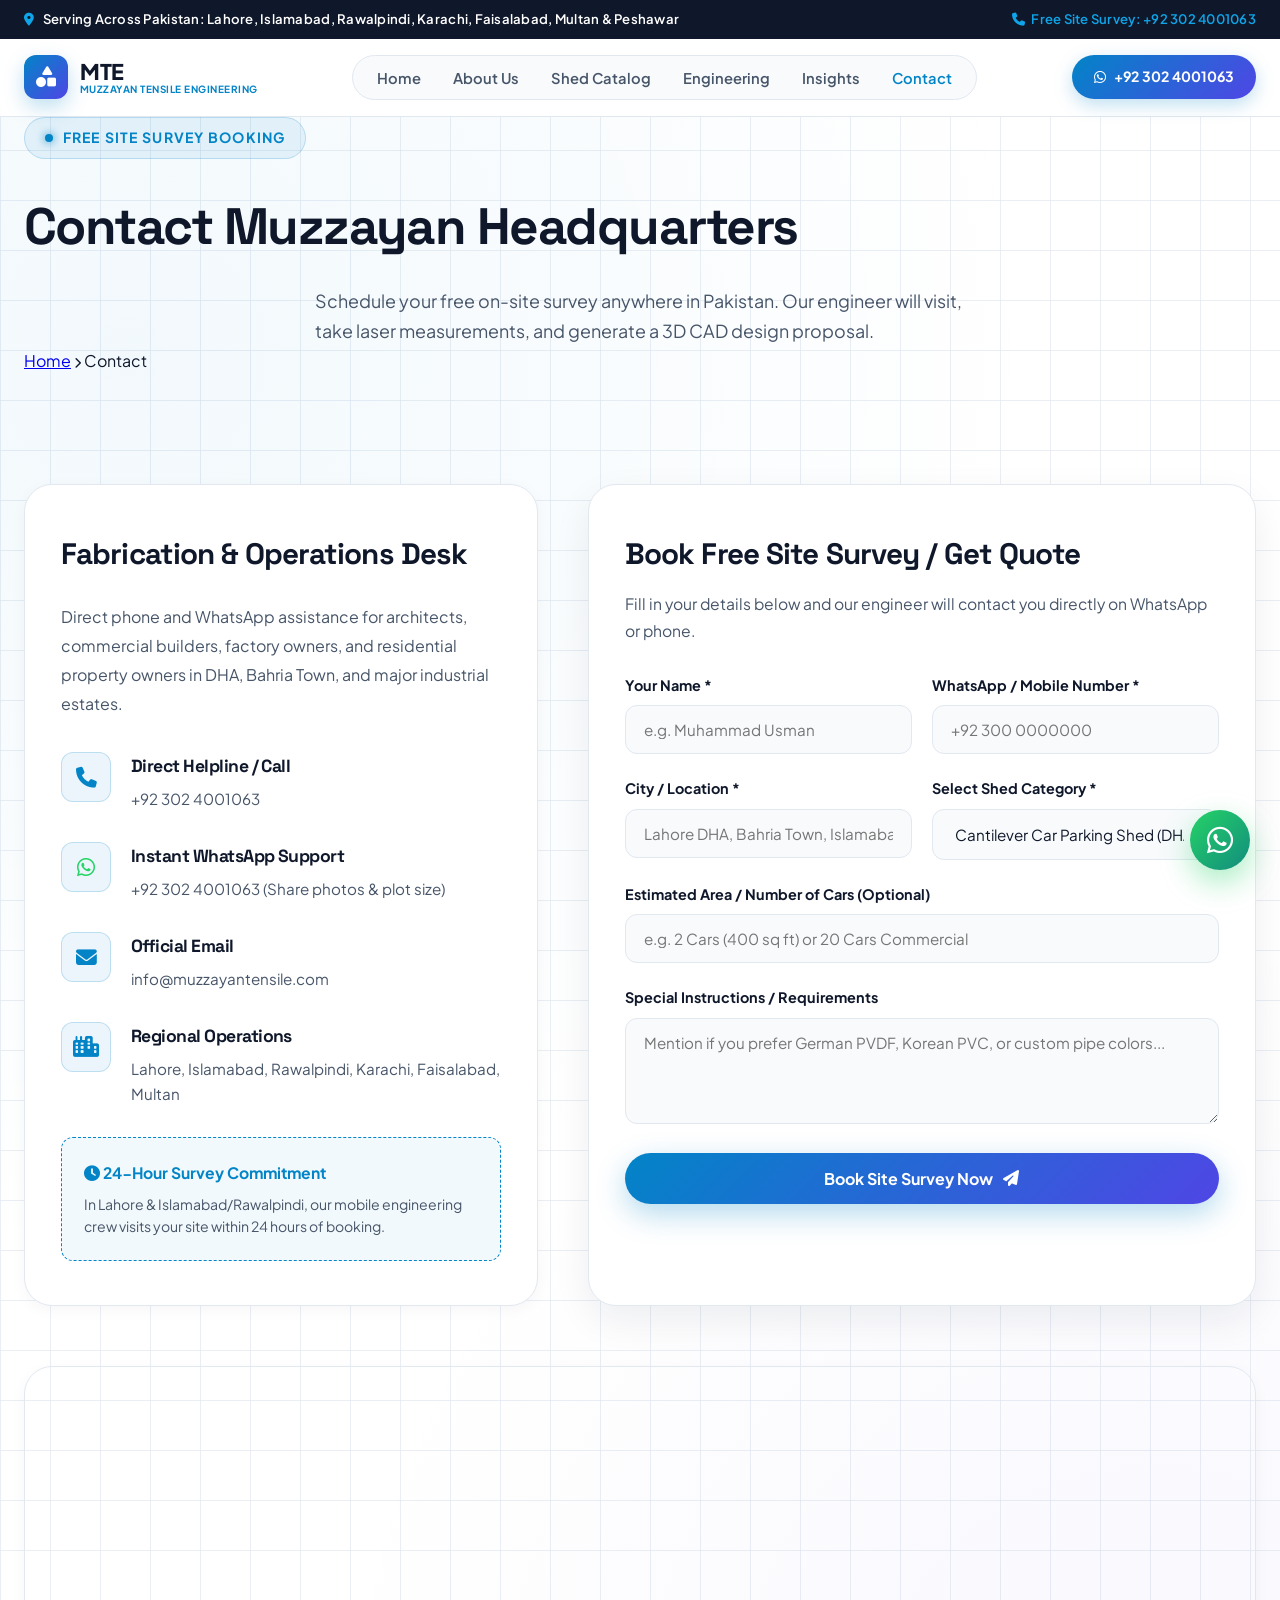
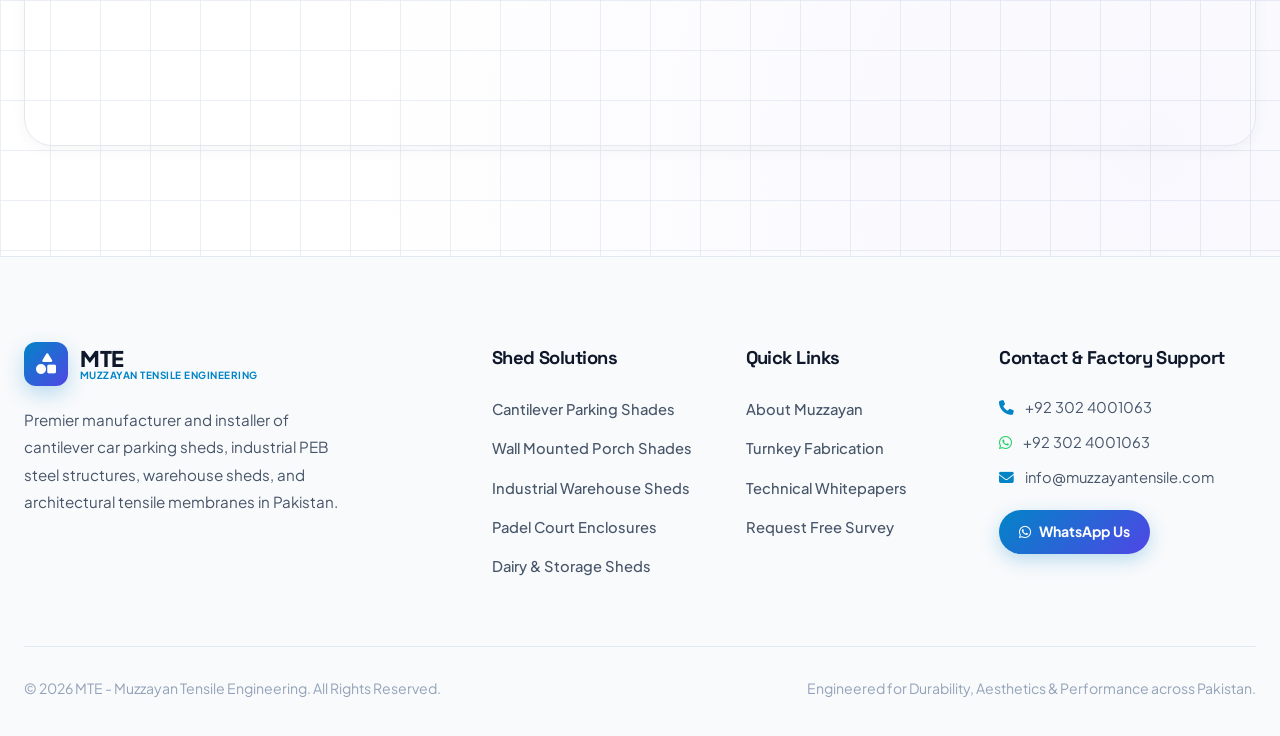
<file: contact.html>
<!DOCTYPE html>
<html lang="en">
<head>
  <meta charset="UTF-8" />
  <meta name="viewport" content="width=device-width, initial-scale=1.0" />
  <title>Contact & Free Site Survey | MTE - Muzzayan Tensile Engineering</title>
  <link rel="preconnect" href="https://fonts.googleapis.com">
  <link rel="preconnect" href="https://fonts.gstatic.com" crossorigin>
  <link href="https://fonts.googleapis.com/css2?family=Plus+Jakarta+Sans:wght@300;400;500;600;700;800&family=Space+Grotesk:wght@500;600;700&display=swap" rel="stylesheet">
  <link rel="stylesheet" href="https://cdnjs.cloudflare.com/ajax/libs/font-awesome/6.4.0/css/all.min.css">
  <link rel="stylesheet" href="css/styles.css">
  <style>
    .contact-layout-grid {
      display: grid;
      grid-template-columns: 1fr 1.3fr;
      gap: 50px;
    }

    .contact-info-panel {
      background: var(--bg-surface);
      border: 1px solid var(--border-card);
      border-radius: var(--radius-lg);
      padding: 44px 36px;
      display: flex;
      flex-direction: column;
      box-shadow: var(--shadow-sm);
    }

    .contact-entry {
      display: flex;
      gap: 20px;
      margin-bottom: 30px;
    }

    .contact-entry-icon {
      width: 50px;
      height: 50px;
      border-radius: var(--radius-sm);
      background: rgba(2, 132, 199, 0.08);
      border: 1px solid rgba(2, 132, 199, 0.2);
      display: flex;
      align-items: center;
      justify-content: center;
      color: var(--accent-cyan);
      font-size: 1.3rem;
      flex-shrink: 0;
    }

    .form-box {
      background: var(--bg-surface);
      border: 1px solid var(--border-subtle);
      border-radius: var(--radius-lg);
      padding: 44px 36px;
      box-shadow: var(--shadow-md);
    }

    .form-group-row {
      display: grid;
      grid-template-columns: 1fr 1fr;
      gap: 20px;
    }

    .form-field {
      margin-bottom: 22px;
    }

    .form-field label {
      display: block;
      font-size: 0.9rem;
      font-weight: 700;
      margin-bottom: 8px;
      color: var(--text-primary);
    }

    .form-field input, .form-field select, .form-field textarea {
      width: 100%;
      background: #F8FAFC;
      border: 1.5px solid var(--border-subtle);
      border-radius: var(--radius-sm);
      padding: 14px 18px;
      color: var(--text-primary);
      font-size: 0.95rem;
      outline: none;
      transition: var(--transition);
    }

    .form-field input:focus, .form-field select:focus, .form-field textarea:focus {
      border-color: var(--accent-cyan);
      box-shadow: 0 0 15px rgba(2, 132, 199, 0.15);
      background: #FFFFFF;
    }

    .map-embed-frame {
      border-radius: var(--radius-lg);
      overflow: hidden;
      border: 1px solid var(--border-subtle);
      height: 380px;
      margin-top: 60px;
      box-shadow: var(--shadow-sm);
    }

    @media (max-width: 992px) {
      .contact-layout-grid, .form-group-row {
        grid-template-columns: 1fr;
      }
    }
  </style>
</head>
<body class="blueprint-mesh">

  <!-- Top Announcement Bar -->
  <div class="top-announcement">
    <div class="container">
      <div>
        <i class="fa-solid fa-location-dot" style="color: var(--accent-sky); margin-right: 6px;"></i>
        Serving Across Pakistan: Lahore, Islamabad, Rawalpindi, Karachi, Faisalabad, Multan & Peshawar
      </div>
      <div>
        <a href="tel:+923024001063"><i class="fa-solid fa-phone"></i> Free Site Survey: +92 302 4001063</a>
      </div>
    </div>
  </div>

  <!-- Header -->
  <header>
    <div class="container nav-wrapper">
      <a href="index.html" class="brand-logo">
        <div class="brand-badge"><i class="fa-solid fa-shapes"></i></div>
        <div class="brand-text">
          <div class="brand-name">MTE</div>
          <div class="brand-subtitle">Muzzayan Tensile Engineering</div>
        </div>
      </a>

      <ul class="nav-links">
        <li><a href="index.html">Home</a></li>
        <li><a href="about.html">About Us</a></li>
        <li><a href="products.html">Shed Catalog</a></li>
        <li><a href="services.html">Engineering</a></li>
        <li><a href="blog.html">Insights</a></li>
        <li><a href="contact.html" class="active">Contact</a></li>
      </ul>

      <div class="nav-action-btns">
        <a href="https://wa.me/923024001063?text=Hello%20Muzzayan%20Tensile%2C%20I%20want%20to%20book%20a%20site%20survey" class="btn-call-direct" target="_blank">
          <i class="fa-brands fa-whatsapp"></i> +92 302 4001063
        </a>
      </div>

      <button class="hamburger-btn" aria-label="Open Navigation">
        <i class="fa-solid fa-bars-staggered"></i>
      </button>
    </div>
  </header>

  <!-- Mobile Drawer -->
  <div class="backdrop-overlay"></div>
  <aside class="mobile-nav">
    <div class="mobile-nav-header">
      <div class="brand-logo">
        <div class="brand-badge"><i class="fa-solid fa-shapes"></i></div>
        <div class="brand-text">
          <div class="brand-name">MTE</div>
          <div class="brand-subtitle">Muzzayan Tensile Engineering</div>
        </div>
      </div>
      <button class="mobile-close-btn"><i class="fa-solid fa-xmark"></i></button>
    </div>
    <ul class="mobile-nav-links">
      <li><a href="index.html">Home</a></li>
      <li><a href="about.html">About Us</a></li>
      <li><a href="products.html">Shed Catalog</a></li>
      <li><a href="services.html">Engineering Services</a></li>
      <li><a href="blog.html">Insights & Articles</a></li>
      <li><a href="contact.html" class="active">Contact Us</a></li>
    </ul>
    <div style="margin-top: auto; padding-top: 24px;">
      <a href="tel:+923024001063" class="btn-primary" style="width: 100%;">
        <i class="fa-solid fa-phone"></i> Call +92 302 4001063
      </a>
    </div>
  </aside>

  <!-- Page Hero -->
  <section class="page-hero">
    <div class="page-hero-glow"></div>
    <div class="container">
      <span class="badge-tag"><span class="pulse-dot"></span> Free Site Survey Booking</span>
      <h1 style="font-size: 3.2rem; margin-bottom: 16px;">Contact Muzzayan Headquarters</h1>
      <p style="color: var(--text-muted); max-width: 650px; margin: 0 auto; font-size: 1.12rem;">
        Schedule your free on-site survey anywhere in Pakistan. Our engineer will visit, take laser measurements, and generate a 3D CAD design proposal.
      </p>
      <div class="breadcrumbs">
        <a href="index.html">Home</a> <i class="fa-solid fa-chevron-right" style="font-size: 0.7rem;"></i> <span>Contact</span>
      </div>
    </div>
  </section>

  <!-- Contact Grid Section -->
  <section class="section-padding">
    <div class="container">
      
      <div class="contact-layout-grid">
        
        <!-- Info Panel -->
        <div class="contact-info-panel">
          <h2 style="font-size: 1.85rem; margin-bottom: 24px;">Fabrication & Operations Desk</h2>
          <p style="color: var(--text-muted); font-size: 1rem; margin-bottom: 34px; line-height: 1.8;">
            Direct phone and WhatsApp assistance for architects, commercial builders, factory owners, and residential property owners in DHA, Bahria Town, and major industrial estates.
          </p>

          <div class="contact-entry">
            <div class="contact-entry-icon"><i class="fa-solid fa-phone"></i></div>
            <div>
              <h4 style="font-size: 1.1rem; margin-bottom: 4px;">Direct Helpline / Call</h4>
              <p style="color: var(--text-muted); font-size: 0.95rem;">
                +92 302 4001063
              </p>
            </div>
          </div>

          <div class="contact-entry">
            <div class="contact-entry-icon"><i class="fa-brands fa-whatsapp" style="color: #25D366;"></i></div>
            <div>
              <h4 style="font-size: 1.1rem; margin-bottom: 4px;">Instant WhatsApp Support</h4>
              <p style="color: var(--text-muted); font-size: 0.95rem;">
                +92 302 4001063 (Share photos & plot size)
              </p>
            </div>
          </div>

          <div class="contact-entry">
            <div class="contact-entry-icon"><i class="fa-solid fa-envelope"></i></div>
            <div>
              <h4 style="font-size: 1.1rem; margin-bottom: 4px;">Official Email</h4>
              <p style="color: var(--text-muted); font-size: 0.95rem;">
                info@muzzayantensile.com
              </p>
            </div>
          </div>

          <div class="contact-entry">
            <div class="contact-entry-icon"><i class="fa-solid fa-city"></i></div>
            <div>
              <h4 style="font-size: 1.1rem; margin-bottom: 4px;">Regional Operations</h4>
              <p style="color: var(--text-muted); font-size: 0.95rem;">
                Lahore, Islamabad, Rawalpindi, Karachi, Faisalabad, Multan
              </p>
            </div>
          </div>

          <div style="margin-top: auto; padding: 22px; background: rgba(2, 132, 199, 0.05); border-radius: var(--radius-sm); border: 1.5px dashed var(--accent-cyan);">
            <div style="font-weight: 700; color: var(--accent-cyan); font-size: 0.98rem; margin-bottom: 6px;">
              <i class="fa-solid fa-clock"></i> 24-Hour Survey Commitment
            </div>
            <p style="color: var(--text-muted); font-size: 0.88rem; margin: 0; line-height: 1.6;">
              In Lahore & Islamabad/Rawalpindi, our mobile engineering crew visits your site within 24 hours of booking.
            </p>
          </div>
        </div>

        <!-- Form Panel -->
        <div class="form-box">
          <h2 style="font-size: 1.85rem; margin-bottom: 12px;">Book Free Site Survey / Get Quote</h2>
          <p style="color: var(--text-muted); font-size: 0.98rem; margin-bottom: 28px;">
            Fill in your details below and our engineer will contact you directly on WhatsApp or phone.
          </p>

          <form id="contactForm" onsubmit="handleFormSubmit(event)">
            <div class="form-group-row">
              <div class="form-field">
                <label>Your Name *</label>
                <input type="text" id="clientName" placeholder="e.g. Muhammad Usman" required>
              </div>
              <div class="form-field">
                <label>WhatsApp / Mobile Number *</label>
                <input type="tel" id="clientPhone" placeholder="+92 300 0000000" required>
              </div>
            </div>

            <div class="form-group-row">
              <div class="form-field">
                <label>City / Location *</label>
                <input type="text" id="clientLocation" placeholder="Lahore DHA, Bahria Town, Islamabad, etc." required>
              </div>
              <div class="form-field">
                <label>Select Shed Category *</label>
                <select id="clientType" required>
                  <option value="Cantilever Car Parking Shed">Cantilever Car Parking Shed (DHA / Bahria)</option>
                  <option value="Wall Mounted / Porch Car Shade">Wall Mounted / Porch Car Shade</option>
                  <option value="Industrial Factory / Warehouse Shed">Industrial Factory / Warehouse Steel Shed</option>
                  <option value="Padel Court Enclosure">Padel Court High-Tensile Enclosure</option>
                  <option value="Conical Inverted Umbrella Shed">Conical Inverted Umbrella Shed</option>
                  <option value="Dairy Farm / Agricultural Shed">Dairy Farm / Storage Shed</option>
                </select>
              </div>
            </div>

            <div class="form-field">
              <label>Estimated Area / Number of Cars (Optional)</label>
              <input type="text" id="clientArea" placeholder="e.g. 2 Cars (400 sq ft) or 20 Cars Commercial">
            </div>

            <div class="form-field">
              <label>Special Instructions / Requirements</label>
              <textarea id="clientMsg" rows="4" placeholder="Mention if you prefer German PVDF, Korean PVC, or custom pipe colors..."></textarea>
            </div>

            <button type="submit" class="btn-primary" style="width: 100%; justify-content: center;">
              Book Site Survey Now <i class="fa-solid fa-paper-plane"></i>
            </button>
          </form>
        </div>

      </div>

      <!-- Live Location Map Frame (Lahore / PK) -->
      <div class="map-embed-frame">
        <iframe 
          src="https://www.google.com/maps/embed?pb=!1m18!1m12!1m3!1d217759.99380853705!2d74.19430588691884!3d31.482940342981546!2m3!1f0!2f0!3f0!3m2!1i1024!2i768!4f13.1!3m3!1m2!1s0x39190483e58107d9%3A0xc23abe6ccc7e2462!2sLahore%2C%20Punjab%2C%20Pakistan!5e0!3m2!1sen!2s!4v1655000000000!5m2!1sen!2s" 
          width="100%" 
          height="100%" 
          style="border:0;" 
          allowfullscreen="" 
          loading="lazy">
        </iframe>
      </div>

    </div>
  </section>

  <!-- Footer -->
  <footer>
    <div class="container">
      <div class="footer-main-grid">
        <div class="footer-col">
          <a href="index.html" class="brand-logo" style="margin-bottom: 20px;">
            <div class="brand-badge"><i class="fa-solid fa-shapes"></i></div>
            <div class="brand-text">
              <div class="brand-name">MTE</div>
              <div class="brand-subtitle">Muzzayan Tensile Engineering</div>
            </div>
          </a>
          <p style="color: var(--text-muted); font-size: 0.95rem; max-width: 330px; line-height: 1.8;">
            Premier manufacturer and installer of cantilever car parking sheds, industrial PEB steel structures, warehouse sheds, and architectural tensile membranes in Pakistan.
          </p>
        </div>

        <div class="footer-col">
          <h4>Shed Solutions</h4>
          <ul class="footer-nav-list">
            <li><a href="products.html">Cantilever Parking Shades</a></li>
            <li><a href="products.html">Wall Mounted Porch Shades</a></li>
            <li><a href="products.html">Industrial Warehouse Sheds</a></li>
            <li><a href="products.html">Padel Court Enclosures</a></li>
            <li><a href="products.html">Dairy & Storage Sheds</a></li>
          </ul>
        </div>

        <div class="footer-col">
          <h4>Quick Links</h4>
          <ul class="footer-nav-list">
            <li><a href="about.html">About Muzzayan</a></li>
            <li><a href="services.html">Turnkey Fabrication</a></li>
            <li><a href="blog.html">Technical Whitepapers</a></li>
            <li><a href="contact.html">Request Free Survey</a></li>
          </ul>
        </div>

        <div class="footer-col">
          <h4>Contact & Factory Support</h4>
          <p style="color: var(--text-muted); font-size: 0.92rem; margin-bottom: 10px;">
            <i class="fa-solid fa-phone" style="color: var(--accent-cyan); margin-right: 8px;"></i> +92 302 4001063
          </p>
          <p style="color: var(--text-muted); font-size: 0.92rem; margin-bottom: 10px;">
            <i class="fa-brands fa-whatsapp" style="color: #25D366; margin-right: 8px;"></i> +92 302 4001063
          </p>
          <p style="color: var(--text-muted); font-size: 0.92rem; margin-bottom: 20px;">
            <i class="fa-solid fa-envelope" style="color: var(--accent-cyan); margin-right: 8px;"></i> info@muzzayantensile.com
          </p>
          <a href="https://wa.me/923024001063?text=Hello%20Muzzayan%20Tensile%2C%20I%20want%20a%20site%20survey" class="btn-call-direct" target="_blank" style="padding: 10px 20px;">
            <i class="fa-brands fa-whatsapp"></i> WhatsApp Us
          </a>
        </div>
      </div>

      <div class="footer-bottom-bar">
        <div>&copy; 2026 MTE - Muzzayan Tensile Engineering. All Rights Reserved.</div>
        <div>Engineered for Durability, Aesthetics & Performance across Pakistan.</div>
      </div>
    </div>
  </footer>

  <a href="https://wa.me/923024001063?text=Hello%20Muzzayan%20Tensile%20Team" class="whatsapp-widget" target="_blank" title="Chat on WhatsApp">
    <i class="fa-brands fa-whatsapp"></i>
  </a>

  <script src="js/main.js"></script>
  <script>
    function handleFormSubmit(e) {
      e.preventDefault();
      const name = document.getElementById('clientName').value;
      const type = document.getElementById('clientType').value;
      const phone = document.getElementById('clientPhone').value;
      
      showNotification(`Shukriya ${name}! Aapki "${type}" survey booking darj ho chuki hai. Hamari team +92 302 4001063 se jald rabta karegi.`);
      document.getElementById('contactForm').reset();
    }
  </script>
</body>
</html>
</file>
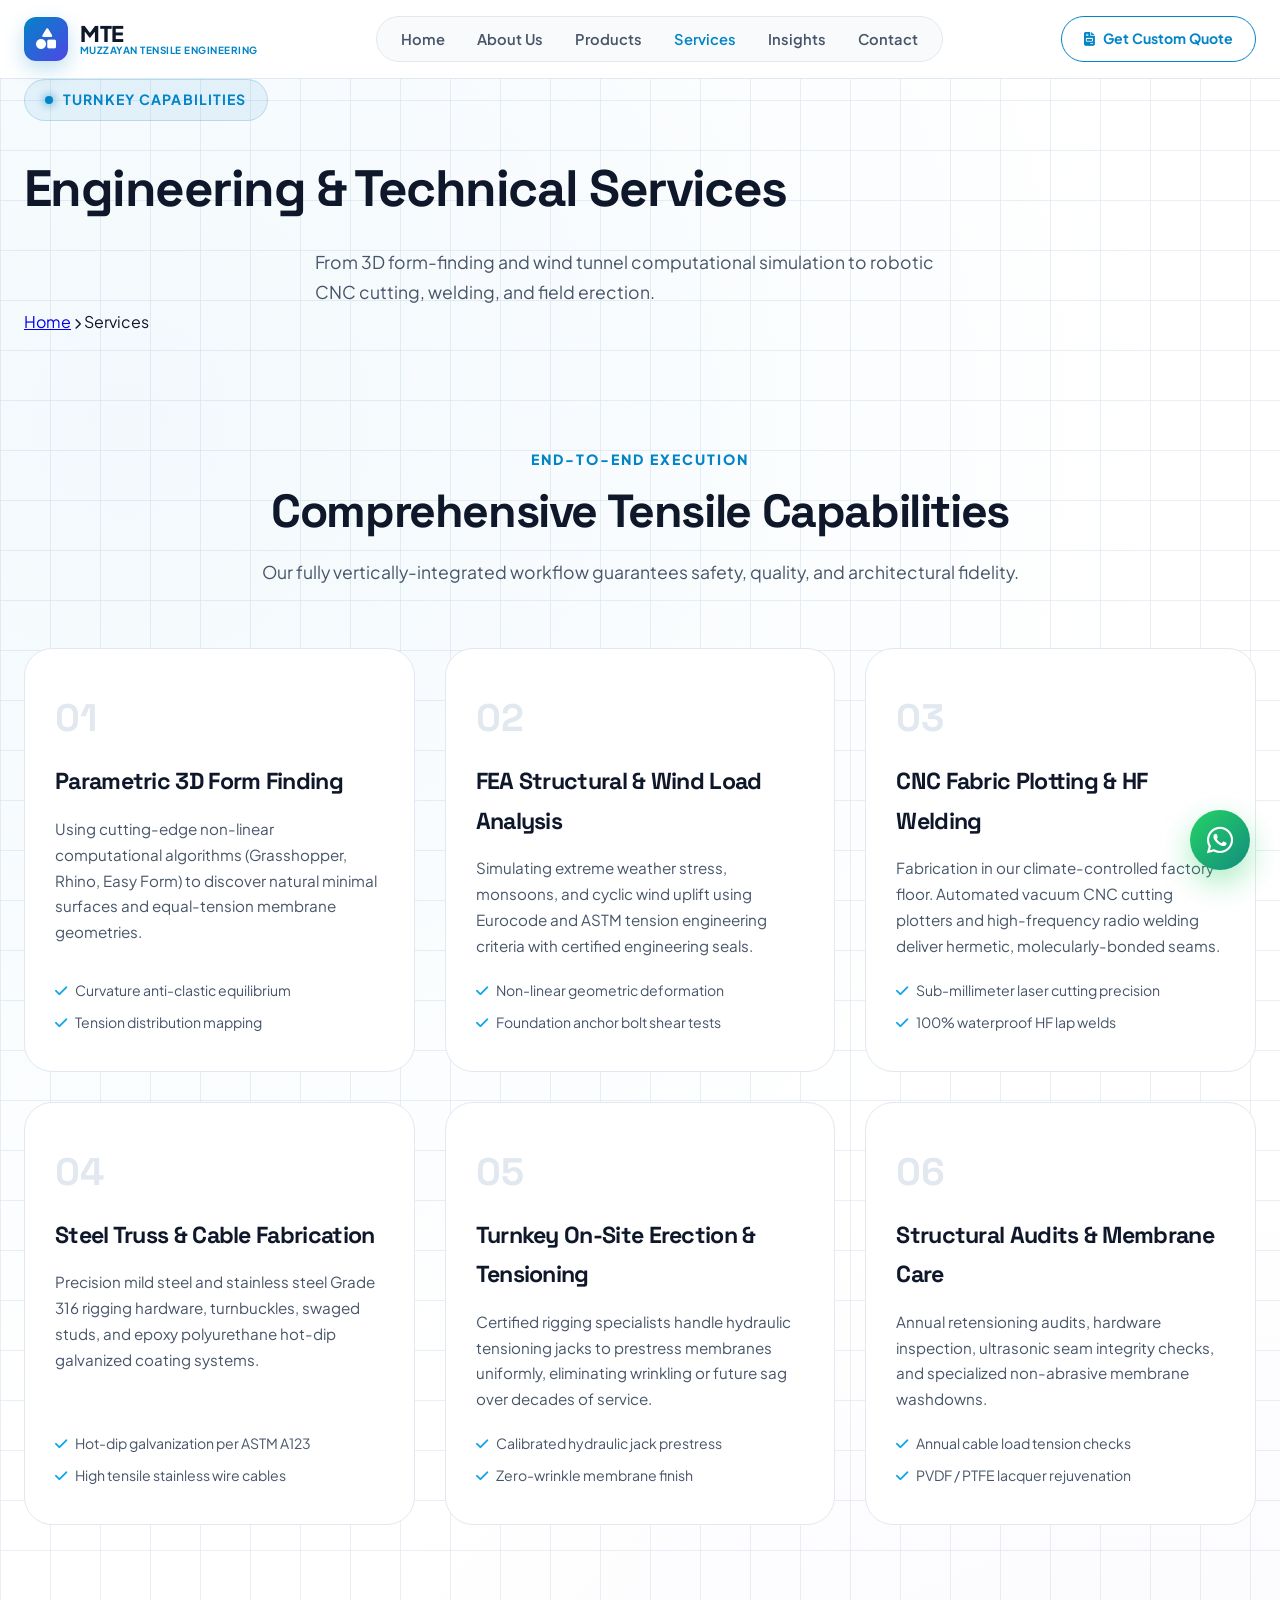
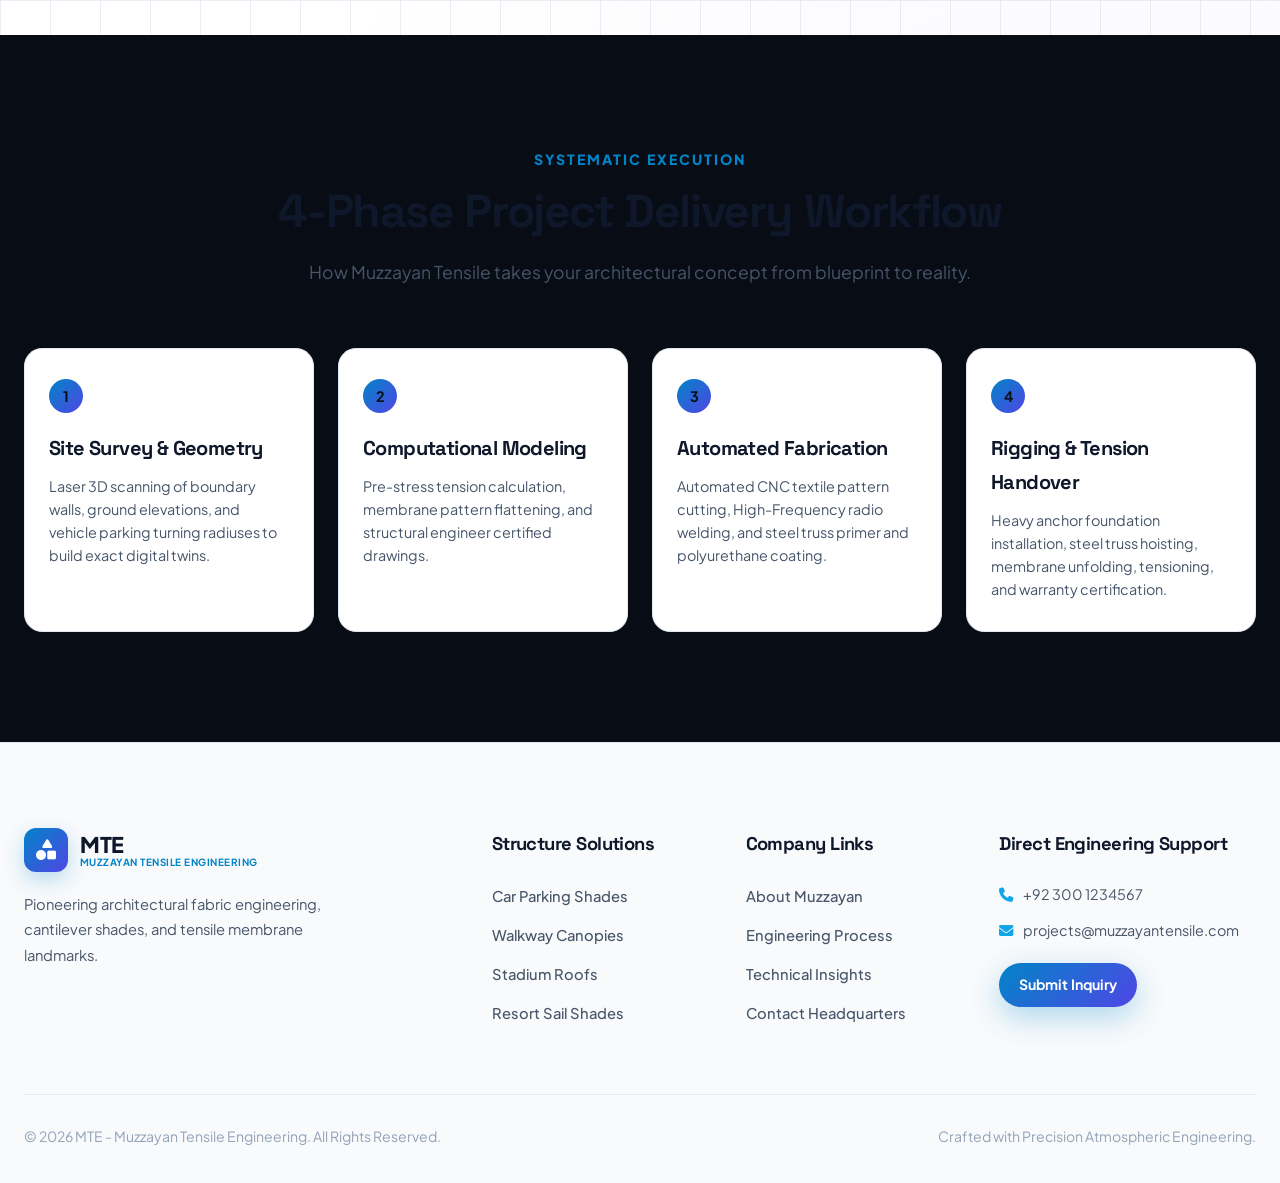
<file: services.html>
<!DOCTYPE html>
<html lang="en">
<head>
  <meta charset="UTF-8" />
  <meta name="viewport" content="width=device-width, initial-scale=1.0" />
  <title>Services & Solutions | MTE - Muzzayan Tensile Engineering</title>
  <link rel="preconnect" href="https://fonts.googleapis.com">
  <link rel="preconnect" href="https://fonts.gstatic.com" crossorigin>
  <link href="https://fonts.googleapis.com/css2?family=Plus+Jakarta+Sans:wght@300;400;500;600;700;800&family=Space+Grotesk:wght@500;600;700&display=swap" rel="stylesheet">
  <link rel="stylesheet" href="https://cdnjs.cloudflare.com/ajax/libs/font-awesome/6.4.0/css/all.min.css">
  <link rel="stylesheet" href="css/styles.css">
  <style>
    .services-main-grid {
      display: grid;
      grid-template-columns: repeat(3, 1fr);
      gap: 30px;
    }

    .service-tech-card {
      background: var(--bg-surface);
      border: 1px solid var(--border-card);
      border-radius: var(--radius-lg);
      padding: 36px 30px;
      transition: var(--transition);
      display: flex;
      flex-direction: column;
    }

    .service-tech-card:hover {
      border-color: var(--border-glow);
      transform: translateY(-8px);
      box-shadow: var(--shadow-md);
    }

    .service-number {
      font-family: 'Space Grotesk', sans-serif;
      font-size: 2.4rem;
      font-weight: 800;
      color: var(--border-subtle);
      margin-bottom: 12px;
      transition: var(--transition);
    }

    .service-tech-card:hover .service-number {
      color: var(--accent-sky);
    }

    .workflow-steps-grid {
      display: grid;
      grid-template-columns: repeat(4, 1fr);
      gap: 24px;
      margin-top: 50px;
      position: relative;
    }

    .workflow-card {
      background: var(--bg-surface);
      border: 1px solid var(--border-card);
      border-radius: var(--radius-md);
      padding: 30px 24px;
      position: relative;
      transition: var(--transition);
    }

    .workflow-card:hover {
      border-color: var(--border-glow);
      transform: translateY(-5px);
    }

    .step-badge {
      display: inline-flex;
      align-items: center;
      justify-content: center;
      width: 34px;
      height: 34px;
      border-radius: 50%;
      background: var(--accent-gradient);
      color: #0B0F19;
      font-weight: 700;
      font-size: 0.9rem;
      margin-bottom: 18px;
    }

    @media (max-width: 992px) {
      .services-main-grid, .workflow-steps-grid {
        grid-template-columns: 1fr;
      }
    }
  </style>
</head>
<body class="blueprint-mesh">

  <!-- Header -->
  <header>
    <div class="container nav-wrapper">
      <a href="index.html" class="brand-logo">
        <div class="brand-badge"><i class="fa-solid fa-shapes"></i></div>
        <div class="brand-text">
          <div class="brand-name">MTE</div>
          <div class="brand-subtitle">Muzzayan Tensile Engineering</div>
        </div>
      </a>

      <ul class="nav-links">
        <li><a href="index.html">Home</a></li>
        <li><a href="about.html">About Us</a></li>
        <li><a href="products.html">Products</a></li>
        <li><a href="services.html" class="active">Services</a></li>
        <li><a href="blog.html">Insights</a></li>
        <li><a href="contact.html">Contact</a></li>
      </ul>

      <div class="nav-action-btns">
        <a href="contact.html" class="btn-header">
          <i class="fa-solid fa-file-invoice"></i> Get Custom Quote
        </a>
      </div>

      <button class="hamburger-btn" aria-label="Open Navigation">
        <i class="fa-solid fa-bars-staggered"></i>
      </button>
    </div>
  </header>

  <!-- Mobile Drawer -->
  <div class="backdrop-overlay"></div>
  <aside class="mobile-nav">
    <div class="mobile-nav-header">
      <div class="brand-logo">
        <div class="brand-badge"><i class="fa-solid fa-shapes"></i></div>
        <div class="brand-text">
          <div class="brand-name">MTE</div>
          <div class="brand-subtitle">Muzzayan Tensile Engineering</div>
        </div>
      </div>
      <button class="mobile-close-btn"><i class="fa-solid fa-xmark"></i></button>
    </div>
    <ul class="mobile-nav-links">
      <li><a href="index.html">Home</a></li>
      <li><a href="about.html">About Us</a></li>
      <li><a href="products.html">Products & Portfolio</a></li>
      <li><a href="services.html" class="active">Services & Engineering</a></li>
      <li><a href="blog.html">Insights & Articles</a></li>
      <li><a href="contact.html">Contact Us</a></li>
    </ul>
  </aside>

  <!-- Page Hero -->
  <section class="page-hero">
    <div class="page-hero-glow"></div>
    <div class="container">
      <span class="badge-tag"><span class="pulse-dot"></span> Turnkey Capabilities</span>
      <h1 style="font-size: 3.2rem; margin-bottom: 16px;">Engineering & Technical Services</h1>
      <p style="color: var(--text-muted); max-width: 650px; margin: 0 auto; font-size: 1.1rem;">
        From 3D form-finding and wind tunnel computational simulation to robotic CNC cutting, welding, and field erection.
      </p>
      <div class="breadcrumbs">
        <a href="index.html">Home</a> <i class="fa-solid fa-chevron-right" style="font-size: 0.7rem;"></i> <span>Services</span>
      </div>
    </div>
  </section>

  <!-- Core Services Grid -->
  <section class="section-padding">
    <div class="container">
      <div class="section-head">
        <span class="section-subhead">End-to-End Execution</span>
        <h2 class="section-maintitle">Comprehensive Tensile Capabilities</h2>
        <p class="section-desc">Our fully vertically-integrated workflow guarantees safety, quality, and architectural fidelity.</p>
      </div>

      <div class="services-main-grid">
        <!-- 1 -->
        <div class="service-tech-card">
          <div class="service-number">01</div>
          <h3 style="font-size: 1.45rem; margin-bottom: 14px;">Parametric 3D Form Finding</h3>
          <p style="color: var(--text-muted); font-size: 0.95rem; line-height: 1.7; margin-bottom: 20px;">
            Using cutting-edge non-linear computational algorithms (Grasshopper, Rhino, Easy Form) to discover natural minimal surfaces and equal-tension membrane geometries.
          </p>
          <ul style="list-style: none; color: var(--text-muted); font-size: 0.88rem; margin-top: auto;">
            <li style="margin-bottom: 8px;"><i class="fa-solid fa-check" style="color: var(--accent-sky); margin-right: 6px;"></i> Curvature anti-clastic equilibrium</li>
            <li><i class="fa-solid fa-check" style="color: var(--accent-sky); margin-right: 6px;"></i> Tension distribution mapping</li>
          </ul>
        </div>

        <!-- 2 -->
        <div class="service-tech-card">
          <div class="service-number">02</div>
          <h3 style="font-size: 1.45rem; margin-bottom: 14px;">FEA Structural & Wind Load Analysis</h3>
          <p style="color: var(--text-muted); font-size: 0.95rem; line-height: 1.7; margin-bottom: 20px;">
            Simulating extreme weather stress, monsoons, and cyclic wind uplift using Eurocode and ASTM tension engineering criteria with certified engineering seals.
          </p>
          <ul style="list-style: none; color: var(--text-muted); font-size: 0.88rem; margin-top: auto;">
            <li style="margin-bottom: 8px;"><i class="fa-solid fa-check" style="color: var(--accent-sky); margin-right: 6px;"></i> Non-linear geometric deformation</li>
            <li><i class="fa-solid fa-check" style="color: var(--accent-sky); margin-right: 6px;"></i> Foundation anchor bolt shear tests</li>
          </ul>
        </div>

        <!-- 3 -->
        <div class="service-tech-card">
          <div class="service-number">03</div>
          <h3 style="font-size: 1.45rem; margin-bottom: 14px;">CNC Fabric Plotting & HF Welding</h3>
          <p style="color: var(--text-muted); font-size: 0.95rem; line-height: 1.7; margin-bottom: 20px;">
            Fabrication in our climate-controlled factory floor. Automated vacuum CNC cutting plotters and high-frequency radio welding deliver hermetic, molecularly-bonded seams.
          </p>
          <ul style="list-style: none; color: var(--text-muted); font-size: 0.88rem; margin-top: auto;">
            <li style="margin-bottom: 8px;"><i class="fa-solid fa-check" style="color: var(--accent-sky); margin-right: 6px;"></i> Sub-millimeter laser cutting precision</li>
            <li><i class="fa-solid fa-check" style="color: var(--accent-sky); margin-right: 6px;"></i> 100% waterproof HF lap welds</li>
          </ul>
        </div>

        <!-- 4 -->
        <div class="service-tech-card">
          <div class="service-number">04</div>
          <h3 style="font-size: 1.45rem; margin-bottom: 14px;">Steel Truss & Cable Fabrication</h3>
          <p style="color: var(--text-muted); font-size: 0.95rem; line-height: 1.7; margin-bottom: 20px;">
            Precision mild steel and stainless steel Grade 316 rigging hardware, turnbuckles, swaged studs, and epoxy polyurethane hot-dip galvanized coating systems.
          </p>
          <ul style="list-style: none; color: var(--text-muted); font-size: 0.88rem; margin-top: auto;">
            <li style="margin-bottom: 8px;"><i class="fa-solid fa-check" style="color: var(--accent-sky); margin-right: 6px;"></i> Hot-dip galvanization per ASTM A123</li>
            <li><i class="fa-solid fa-check" style="color: var(--accent-sky); margin-right: 6px;"></i> High tensile stainless wire cables</li>
          </ul>
        </div>

        <!-- 5 -->
        <div class="service-tech-card">
          <div class="service-number">05</div>
          <h3 style="font-size: 1.45rem; margin-bottom: 14px;">Turnkey On-Site Erection & Tensioning</h3>
          <p style="color: var(--text-muted); font-size: 0.95rem; line-height: 1.7; margin-bottom: 20px;">
            Certified rigging specialists handle hydraulic tensioning jacks to prestress membranes uniformly, eliminating wrinkling or future sag over decades of service.
          </p>
          <ul style="list-style: none; color: var(--text-muted); font-size: 0.88rem; margin-top: auto;">
            <li style="margin-bottom: 8px;"><i class="fa-solid fa-check" style="color: var(--accent-sky); margin-right: 6px;"></i> Calibrated hydraulic jack prestress</li>
            <li><i class="fa-solid fa-check" style="color: var(--accent-sky); margin-right: 6px;"></i> Zero-wrinkle membrane finish</li>
          </ul>
        </div>

        <!-- 6 -->
        <div class="service-tech-card">
          <div class="service-number">06</div>
          <h3 style="font-size: 1.45rem; margin-bottom: 14px;">Structural Audits & Membrane Care</h3>
          <p style="color: var(--text-muted); font-size: 0.95rem; line-height: 1.7; margin-bottom: 20px;">
            Annual retensioning audits, hardware inspection, ultrasonic seam integrity checks, and specialized non-abrasive membrane washdowns.
          </p>
          <ul style="list-style: none; color: var(--text-muted); font-size: 0.88rem; margin-top: auto;">
            <li style="margin-bottom: 8px;"><i class="fa-solid fa-check" style="color: var(--accent-sky); margin-right: 6px;"></i> Annual cable load tension checks</li>
            <li><i class="fa-solid fa-check" style="color: var(--accent-sky); margin-right: 6px;"></i> PVDF / PTFE lacquer rejuvenation</li>
          </ul>
        </div>
      </div>
    </div>
  </section>

  <!-- Step-by-Step Interactive Workflow -->
  <section class="section-padding" style="background: #080C14;">
    <div class="container">
      <div class="section-head">
        <span class="section-subhead">Systematic Execution</span>
        <h2 class="section-maintitle">4-Phase Project Delivery Workflow</h2>
        <p class="section-desc">How Muzzayan Tensile takes your architectural concept from blueprint to reality.</p>
      </div>

      <div class="workflow-steps-grid">
        <div class="workflow-card">
          <div class="step-badge">1</div>
          <h4 style="font-size: 1.25rem; margin-bottom: 10px;">Site Survey & Geometry</h4>
          <p style="color: var(--text-muted); font-size: 0.9rem; line-height: 1.6;">
            Laser 3D scanning of boundary walls, ground elevations, and vehicle parking turning radiuses to build exact digital twins.
          </p>
        </div>

        <div class="workflow-card">
          <div class="step-badge">2</div>
          <h4 style="font-size: 1.25rem; margin-bottom: 10px;">Computational Modeling</h4>
          <p style="color: var(--text-muted); font-size: 0.9rem; line-height: 1.6;">
            Pre-stress tension calculation, membrane pattern flattening, and structural engineer certified drawings.
          </p>
        </div>

        <div class="workflow-card">
          <div class="step-badge">3</div>
          <h4 style="font-size: 1.25rem; margin-bottom: 10px;">Automated Fabrication</h4>
          <p style="color: var(--text-muted); font-size: 0.9rem; line-height: 1.6;">
            Automated CNC textile pattern cutting, High-Frequency radio welding, and steel truss primer and polyurethane coating.
          </p>
        </div>

        <div class="workflow-card">
          <div class="step-badge">4</div>
          <h4 style="font-size: 1.25rem; margin-bottom: 10px;">Rigging & Tension Handover</h4>
          <p style="color: var(--text-muted); font-size: 0.9rem; line-height: 1.6;">
            Heavy anchor foundation installation, steel truss hoisting, membrane unfolding, tensioning, and warranty certification.
          </p>
        </div>
      </div>
    </div>
  </section>

  <!-- Footer -->
  <footer>
    <div class="container">
      <div class="footer-main-grid">
        <div class="footer-col">
          <a href="index.html" class="brand-logo" style="margin-bottom: 20px;">
            <div class="brand-badge"><i class="fa-solid fa-shapes"></i></div>
            <div class="brand-text">
              <div class="brand-name">MTE</div>
              <div class="brand-subtitle">Muzzayan Tensile Engineering</div>
            </div>
          </a>
          <p style="color: var(--text-muted); font-size: 0.92rem; max-width: 320px; line-height: 1.7;">
            Pioneering architectural fabric engineering, cantilever shades, and tensile membrane landmarks.
          </p>
        </div>

        <div class="footer-col">
          <h4>Structure Solutions</h4>
          <ul class="footer-nav-list">
            <li><a href="products.html">Car Parking Shades</a></li>
            <li><a href="products.html">Walkway Canopies</a></li>
            <li><a href="products.html">Stadium Roofs</a></li>
            <li><a href="products.html">Resort Sail Shades</a></li>
          </ul>
        </div>

        <div class="footer-col">
          <h4>Company Links</h4>
          <ul class="footer-nav-list">
            <li><a href="about.html">About Muzzayan</a></li>
            <li><a href="services.html">Engineering Process</a></li>
            <li><a href="blog.html">Technical Insights</a></li>
            <li><a href="contact.html">Contact Headquarters</a></li>
          </ul>
        </div>

        <div class="footer-col">
          <h4>Direct Engineering Support</h4>
          <p style="color: var(--text-muted); font-size: 0.9rem; margin-bottom: 12px;">
            <i class="fa-solid fa-phone" style="color: var(--accent-sky); margin-right: 8px;"></i> +92 300 1234567
          </p>
          <p style="color: var(--text-muted); font-size: 0.9rem; margin-bottom: 20px;">
            <i class="fa-solid fa-envelope" style="color: var(--accent-sky); margin-right: 8px;"></i> projects@muzzayantensile.com
          </p>
          <a href="contact.html" class="btn-primary" style="padding: 10px 20px; font-size: 0.88rem;">
            Submit Inquiry
          </a>
        </div>
      </div>

      <div class="footer-bottom-bar">
        <div>&copy; 2026 MTE - Muzzayan Tensile Engineering. All Rights Reserved.</div>
        <div>Crafted with Precision Atmospheric Engineering.</div>
      </div>
    </div>
  </footer>

  <a href="https://wa.me/923001234567?text=Hello%20Muzzayan%20Tensile%20Team" class="whatsapp-widget" target="_blank" title="Chat on WhatsApp">
    <i class="fa-brands fa-whatsapp"></i>
  </a>

  <script src="js/main.js"></script>
</body>
</html>
</file>
<file: css/styles.css>
/* ==========================================================================
   MUZZAYAN TENSILE — NEXT-GEN ARCHITECTURAL WHITE LUXURY DESIGN SYSTEM
   Theme: Pure Crisp Architectural White (#FFFFFF) + Clean Off-White Slate (#F8FAFC)
   Accents: Electric Sapphire Blue (#0284C7) + Kinetic Indigo (#4F46E5) + Sky Blue (#0EA5E9)
   Zero Black, Zero Gold, Zero Orange, Zero Green
   ========================================================================== */

:root {
  --bg-primary: #FFFFFF;
  --bg-secondary: #F8FAFC;
  --bg-surface: #FFFFFF;
  --bg-surface-elevated: #F1F5F9;
  --bg-surface-hover: #E2E8F0;
  
  --border-subtle: #E2E8F0;
  --border-card: #E2E8F0;
  --border-glow: rgba(2, 132, 199, 0.35);
  
  --accent-cyan: #0284C7;
  --accent-sky: #0EA5E9;
  --accent-indigo: #4F46E5;
  --accent-gradient: linear-gradient(135deg, #0284C7 0%, #4F46E5 100%);
  --accent-gradient-soft: linear-gradient(135deg, rgba(2, 132, 199, 0.08) 0%, rgba(79, 70, 229, 0.08) 100%);
  --accent-glow: 0 10px 30px rgba(2, 132, 199, 0.25);
  
  --text-primary: #0F172A;
  --text-muted: #475569;
  --text-subtle: #94A3B8;
  
  --radius-xs: 8px;
  --radius-sm: 12px;
  --radius-md: 18px;
  --radius-lg: 28px;
  --radius-full: 9999px;
  
  --shadow-sm: 0 4px 15px rgba(15, 23, 42, 0.04);
  --shadow-md: 0 14px 38px rgba(15, 23, 42, 0.07);
  --shadow-lg: 0 24px 60px rgba(15, 23, 42, 0.1);
  --shadow-glow: 0 15px 45px rgba(2, 132, 199, 0.15);
  
  --transition: all 0.3s cubic-bezier(0.16, 1, 0.3, 1);
  --transition-slow: all 0.6s cubic-bezier(0.16, 1, 0.3, 1);
}

/* Global Reset */
* {
  margin: 0;
  padding: 0;
  box-sizing: border-box;
  font-family: 'Plus Jakarta Sans', sans-serif;
  -webkit-font-smoothing: antialiased;
}

html {
  scroll-behavior: smooth;
}

body {
  background-color: var(--bg-primary);
  color: var(--text-primary);
  line-height: 1.7;
  overflow-x: hidden;
  position: relative;
}

h1, h2, h3, h4, .brand-font {
  font-family: 'Space Grotesk', sans-serif;
  letter-spacing: -0.03em;
  font-weight: 700;
  color: var(--text-primary);
}

/* Precision Architectural CAD Grid Background */
.blueprint-mesh {
  background-color: #FFFFFF;
  background-image: 
    radial-gradient(circle at 10% 15%, rgba(2, 132, 199, 0.05) 0%, transparent 40%),
    radial-gradient(circle at 90% 75%, rgba(79, 70, 229, 0.04) 0%, transparent 40%),
    linear-gradient(to right, rgba(226, 232, 240, 0.7) 1px, transparent 1px),
    linear-gradient(to bottom, rgba(226, 232, 240, 0.7) 1px, transparent 1px);
  background-size: 100% 100%, 100% 100%, 50px 50px, 50px 50px;
}

.container {
  max-width: 1280px;
  margin: 0 auto;
  padding: 0 24px;
}

::selection {
  background: rgba(2, 132, 199, 0.2);
  color: var(--text-primary);
}

::-webkit-scrollbar {
  width: 8px;
}
::-webkit-scrollbar-track {
  background: #F8FAFC;
}
::-webkit-scrollbar-thumb {
  background: #CBD5E1;
  border-radius: var(--radius-full);
}
::-webkit-scrollbar-thumb:hover {
  background: var(--accent-cyan);
}

/* Top Notification Bar */
.top-announcement {
  background: #0F172A;
  color: #FFFFFF;
  padding: 8px 0;
  font-size: 0.82rem;
  font-weight: 600;
  letter-spacing: 0.02em;
}

.top-announcement .container {
  display: flex;
  justify-content: space-between;
  align-items: center;
}

.top-announcement a {
  color: var(--accent-sky);
  text-decoration: none;
  display: inline-flex;
  align-items: center;
  gap: 6px;
}

/* Header & Sticky Nav */
header {
  position: sticky;
  top: 0;
  left: 0;
  width: 100%;
  z-index: 1000;
  padding: 16px 0;
  background: rgba(255, 255, 255, 0.94);
  backdrop-filter: blur(20px);
  border-bottom: 1px solid var(--border-subtle);
  transition: var(--transition);
}

header.scrolled {
  padding: 12px 0;
  box-shadow: 0 10px 30px rgba(15, 23, 42, 0.06);
}

.nav-wrapper {
  display: flex;
  align-items: center;
  justify-content: space-between;
}

.brand-logo {
  display: flex;
  align-items: center;
  gap: 12px;
  text-decoration: none;
  font-size: 1.35rem;
  font-weight: 800;
  letter-spacing: -0.02em;
}

.brand-badge {
  width: 44px;
  height: 44px;
  border-radius: var(--radius-sm);
  background: var(--accent-gradient);
  display: flex;
  align-items: center;
  justify-content: center;
  color: #FFFFFF;
  font-size: 1.25rem;
  box-shadow: 0 8px 20px rgba(2, 132, 199, 0.25);
}

.brand-logo .brand-name {
  color: var(--text-primary);
}

.brand-logo .brand-highlight {
  background: var(--accent-gradient);
  -webkit-background-clip: text;
  -webkit-text-fill-color: transparent;
}

.brand-text {
  display: flex;
  flex-direction: column;
  line-height: 1.1;
  text-align: left;
}

.brand-subtitle {
  font-size: 0.62rem;
  font-weight: 700;
  letter-spacing: 0.05em;
  text-transform: uppercase;
  color: #0284c7;
}

.nav-links {
  display: flex;
  align-items: center;
  list-style: none;
  gap: 32px;
  background: #F8FAFC;
  padding: 8px 24px;
  border-radius: var(--radius-full);
  border: 1px solid var(--border-subtle);
}

.nav-links li a {
  color: var(--text-muted);
  text-decoration: none;
  font-size: 0.92rem;
  font-weight: 600;
  transition: var(--transition);
  padding: 6px 0;
}

.nav-links li a:hover,
.nav-links li a.active {
  color: var(--accent-cyan);
}

.nav-action-btns {
  display: flex;
  align-items: center;
  gap: 14px;
}

.btn-header {
  padding: 10px 22px;
  background: #FFFFFF;
  border: 1.5px solid var(--accent-cyan);
  color: var(--accent-cyan);
  border-radius: var(--radius-full);
  font-size: 0.88rem;
  font-weight: 700;
  text-decoration: none;
  display: inline-flex;
  align-items: center;
  gap: 8px;
  transition: var(--transition);
}

.btn-header:hover {
  background: var(--accent-cyan);
  color: #FFFFFF;
  box-shadow: 0 8px 20px rgba(2, 132, 199, 0.3);
  transform: translateY(-2px);
}

.btn-call-direct {
  background: var(--accent-gradient);
  color: #FFFFFF;
  padding: 10px 22px;
  border-radius: var(--radius-full);
  font-size: 0.88rem;
  font-weight: 700;
  text-decoration: none;
  display: inline-flex;
  align-items: center;
  gap: 8px;
  box-shadow: 0 6px 18px rgba(2, 132, 199, 0.25);
  transition: var(--transition);
}

.btn-call-direct:hover {
  transform: translateY(-2px);
  filter: brightness(1.08);
}

.hamburger-btn {
  display: none;
  background: var(--bg-surface-elevated);
  border: 1px solid var(--border-subtle);
  width: 42px;
  height: 42px;
  border-radius: var(--radius-sm);
  color: var(--text-primary);
  font-size: 1.2rem;
  cursor: pointer;
}

/* Mobile Nav Drawer */
.mobile-nav {
  position: fixed;
  top: 0;
  right: -100%;
  width: 320px;
  height: 100vh;
  background: #FFFFFF;
  border-left: 1px solid var(--border-subtle);
  padding: 30px;
  display: flex;
  flex-direction: column;
  z-index: 1001;
  transition: right 0.4s cubic-bezier(0.16, 1, 0.3, 1);
  box-shadow: -15px 0 50px rgba(15, 23, 42, 0.15);
}

.mobile-nav.open {
  right: 0;
}

.mobile-nav-header {
  display: flex;
  justify-content: space-between;
  align-items: center;
  margin-bottom: 40px;
}

.mobile-close-btn {
  background: var(--bg-surface-elevated);
  border: 1px solid var(--border-subtle);
  color: var(--text-primary);
  width: 38px;
  height: 38px;
  border-radius: 50%;
  font-size: 1.1rem;
  cursor: pointer;
}

.mobile-nav-links {
  list-style: none;
  display: flex;
  flex-direction: column;
  gap: 20px;
}

.mobile-nav-links a {
  color: var(--text-primary);
  text-decoration: none;
  font-size: 1.15rem;
  font-weight: 700;
  display: block;
}

.mobile-nav-links a.active {
  color: var(--accent-cyan);
}

.backdrop-overlay {
  position: fixed;
  inset: 0;
  background: rgba(15, 23, 42, 0.3);
  backdrop-filter: blur(8px);
  z-index: 1000;
  opacity: 0;
  pointer-events: none;
  transition: opacity 0.3s ease;
}

.backdrop-overlay.active {
  opacity: 1;
  pointer-events: auto;
}

/* Buttons */
.btn-primary {
  display: inline-flex;
  align-items: center;
  justify-content: center;
  gap: 10px;
  background: var(--accent-gradient);
  color: #FFFFFF;
  padding: 15px 36px;
  border-radius: var(--radius-full);
  font-size: 1rem;
  font-weight: 700;
  text-decoration: none;
  border: none;
  cursor: pointer;
  transition: var(--transition);
  box-shadow: 0 10px 30px rgba(2, 132, 199, 0.3);
}

.btn-primary:hover {
  transform: translateY(-3px);
  box-shadow: 0 18px 45px rgba(2, 132, 199, 0.45);
  filter: brightness(1.05);
}

.btn-secondary {
  display: inline-flex;
  align-items: center;
  justify-content: center;
  gap: 10px;
  background: #FFFFFF;
  color: var(--text-primary);
  border: 1.5px solid var(--border-subtle);
  padding: 15px 32px;
  border-radius: var(--radius-full);
  font-size: 1rem;
  font-weight: 700;
  text-decoration: none;
  transition: var(--transition);
  box-shadow: var(--shadow-sm);
}

.btn-secondary:hover {
  border-color: var(--accent-cyan);
  background: #F8FAFC;
  transform: translateY(-3px);
  color: var(--accent-cyan);
}

.badge-tag {
  display: inline-flex;
  align-items: center;
  gap: 10px;
  background: rgba(2, 132, 199, 0.08);
  border: 1px solid rgba(2, 132, 199, 0.2);
  padding: 8px 20px;
  border-radius: var(--radius-full);
  font-size: 0.88rem;
  font-weight: 700;
  color: var(--accent-cyan);
  text-transform: uppercase;
  letter-spacing: 0.08em;
  margin-bottom: 24px;
}

.badge-tag .pulse-dot {
  width: 8px;
  height: 8px;
  border-radius: 50%;
  background: var(--accent-cyan);
  box-shadow: 0 0 10px var(--accent-cyan);
  animation: pulse 2s infinite;
}

@keyframes pulse {
  0% { transform: scale(0.95); opacity: 0.8; }
  50% { transform: scale(1.3); opacity: 1; }
  100% { transform: scale(0.95); opacity: 0.8; }
}

.text-gradient {
  background: linear-gradient(135deg, #0F172A 30%, var(--accent-cyan) 85%);
  -webkit-background-clip: text;
  -webkit-text-fill-color: transparent;
}

.section-padding {
  padding: 110px 0;
}

.section-head {
  text-align: center;
  max-width: 780px;
  margin: 0 auto 60px;
}

.section-subhead {
  color: var(--accent-cyan);
  font-size: 0.88rem;
  font-weight: 800;
  text-transform: uppercase;
  letter-spacing: 0.14em;
  margin-bottom: 12px;
  display: inline-block;
}

.section-maintitle {
  font-size: 2.9rem;
  line-height: 1.18;
  margin-bottom: 18px;
  color: var(--text-primary);
}

.section-desc {
  color: var(--text-muted);
  font-size: 1.1rem;
  line-height: 1.8;
}

/* City Badges Grid */
.city-pills-row {
  display: flex;
  flex-wrap: wrap;
  gap: 10px;
  justify-content: center;
  margin-top: 24px;
}

.city-pill {
  background: #FFFFFF;
  border: 1px solid var(--border-subtle);
  padding: 8px 18px;
  border-radius: var(--radius-full);
  font-size: 0.85rem;
  font-weight: 700;
  color: var(--text-muted);
  display: flex;
  align-items: center;
  gap: 8px;
  box-shadow: var(--shadow-sm);
  transition: var(--transition);
}

.city-pill i {
  color: var(--accent-cyan);
}

.city-pill:hover {
  border-color: var(--accent-cyan);
  color: var(--accent-cyan);
  transform: translateY(-2px);
}

/* Cards & Surfaces */
.tech-card {
  background: #FFFFFF;
  border: 1px solid var(--border-card);
  border-radius: var(--radius-lg);
  padding: 36px 30px;
  transition: var(--transition);
  position: relative;
  overflow: hidden;
  box-shadow: var(--shadow-sm);
}

.tech-card:hover {
  border-color: rgba(2, 132, 199, 0.4);
  transform: translateY(-8px);
  box-shadow: var(--shadow-md), 0 0 30px rgba(2, 132, 199, 0.08);
}

/* Trust Metric Row */
.trust-bar {
  background: #F8FAFC;
  border-top: 1px solid var(--border-subtle);
  border-bottom: 1px solid var(--border-subtle);
  padding: 40px 0;
}

.trust-grid {
  display: grid;
  grid-template-columns: repeat(4, 1fr);
  gap: 30px;
  text-align: center;
}

.trust-item h4 {
  font-size: 1.15rem;
  margin-bottom: 6px;
  color: var(--text-primary);
}

.trust-item p {
  font-size: 0.88rem;
  color: var(--text-muted);
}

.trust-icon {
  width: 50px;
  height: 50px;
  border-radius: 50%;
  background: rgba(2, 132, 199, 0.08);
  display: flex;
  align-items: center;
  justify-content: center;
  color: var(--accent-cyan);
  font-size: 1.25rem;
  margin: 0 auto 16px;
}

/* Quick View Modal */
.spec-modal {
  position: fixed;
  inset: 0;
  background: rgba(15, 23, 42, 0.6);
  backdrop-filter: blur(16px);
  z-index: 2000;
  display: flex;
  align-items: center;
  justify-content: center;
  padding: 24px;
  opacity: 0;
  pointer-events: none;
  transition: opacity 0.3s ease;
}

.spec-modal.open {
  opacity: 1;
  pointer-events: auto;
}

.modal-content-card {
  background: #FFFFFF;
  border: 1px solid var(--border-subtle);
  border-radius: var(--radius-lg);
  width: 100%;
  max-width: 740px;
  max-height: 90vh;
  overflow-y: auto;
  padding: 40px;
  position: relative;
  box-shadow: 0 35px 80px rgba(15, 23, 42, 0.25);
  transform: translateY(20px);
  transition: transform 0.3s ease;
}

.spec-modal.open .modal-content-card {
  transform: translateY(0);
}

.modal-close-trigger {
  position: absolute;
  top: 24px;
  right: 24px;
  background: var(--bg-surface-elevated);
  border: 1px solid var(--border-subtle);
  color: var(--text-primary);
  width: 38px;
  height: 38px;
  border-radius: 50%;
  display: flex;
  align-items: center;
  justify-content: center;
  cursor: pointer;
  transition: var(--transition);
}

/* WhatsApp Floating Button */
.whatsapp-widget {
  position: fixed;
  bottom: 30px;
  right: 30px;
  width: 60px;
  height: 60px;
  background: linear-gradient(135deg, #25D366, #128C7E);
  border-radius: 50%;
  display: flex;
  align-items: center;
  justify-content: center;
  color: #FFFFFF;
  font-size: 30px;
  box-shadow: 0 12px 30px rgba(37, 211, 102, 0.4);
  z-index: 999;
  text-decoration: none;
  transition: var(--transition);
}

.whatsapp-widget:hover {
  transform: scale(1.1);
  box-shadow: 0 18px 40px rgba(37, 211, 102, 0.6);
}

/* Footer */
footer {
  background: #F8FAFC;
  border-top: 1px solid var(--border-subtle);
  padding: 85px 0 35px;
}

.footer-main-grid {
  display: grid;
  grid-template-columns: 2fr 1fr 1fr 1.2fr;
  gap: 40px;
  margin-bottom: 55px;
}

.footer-col h4 {
  font-size: 1.15rem;
  margin-bottom: 22px;
  color: var(--text-primary);
}

.footer-nav-list {
  list-style: none;
}

.footer-nav-list li {
  margin-bottom: 12px;
}

.footer-nav-list a {
  color: var(--text-muted);
  text-decoration: none;
  font-size: 0.92rem;
  font-weight: 500;
  transition: var(--transition);
}

.footer-nav-list a:hover {
  color: var(--accent-cyan);
  padding-left: 6px;
}

.footer-bottom-bar {
  border-top: 1px solid var(--border-subtle);
  padding-top: 30px;
  display: flex;
  justify-content: space-between;
  align-items: center;
  font-size: 0.88rem;
  color: var(--text-subtle);
}

@media (max-width: 992px) {
  .nav-links, .nav-action-btns { display: none; }
  .hamburger-btn { display: flex; align-items: center; justify-content: center; }
  .trust-grid { grid-template-columns: 1fr 1fr; }
  .footer-main-grid { grid-template-columns: 1fr 1fr; }
}

@media (max-width: 600px) {
  .top-announcement .container { flex-direction: column; gap: 6px; text-align: center; }
  .trust-grid { grid-template-columns: 1fr; }
  .footer-main-grid { grid-template-columns: 1fr; }
  .footer-bottom-bar { flex-direction: column; gap: 12px; text-align: center; }
}
</file>
